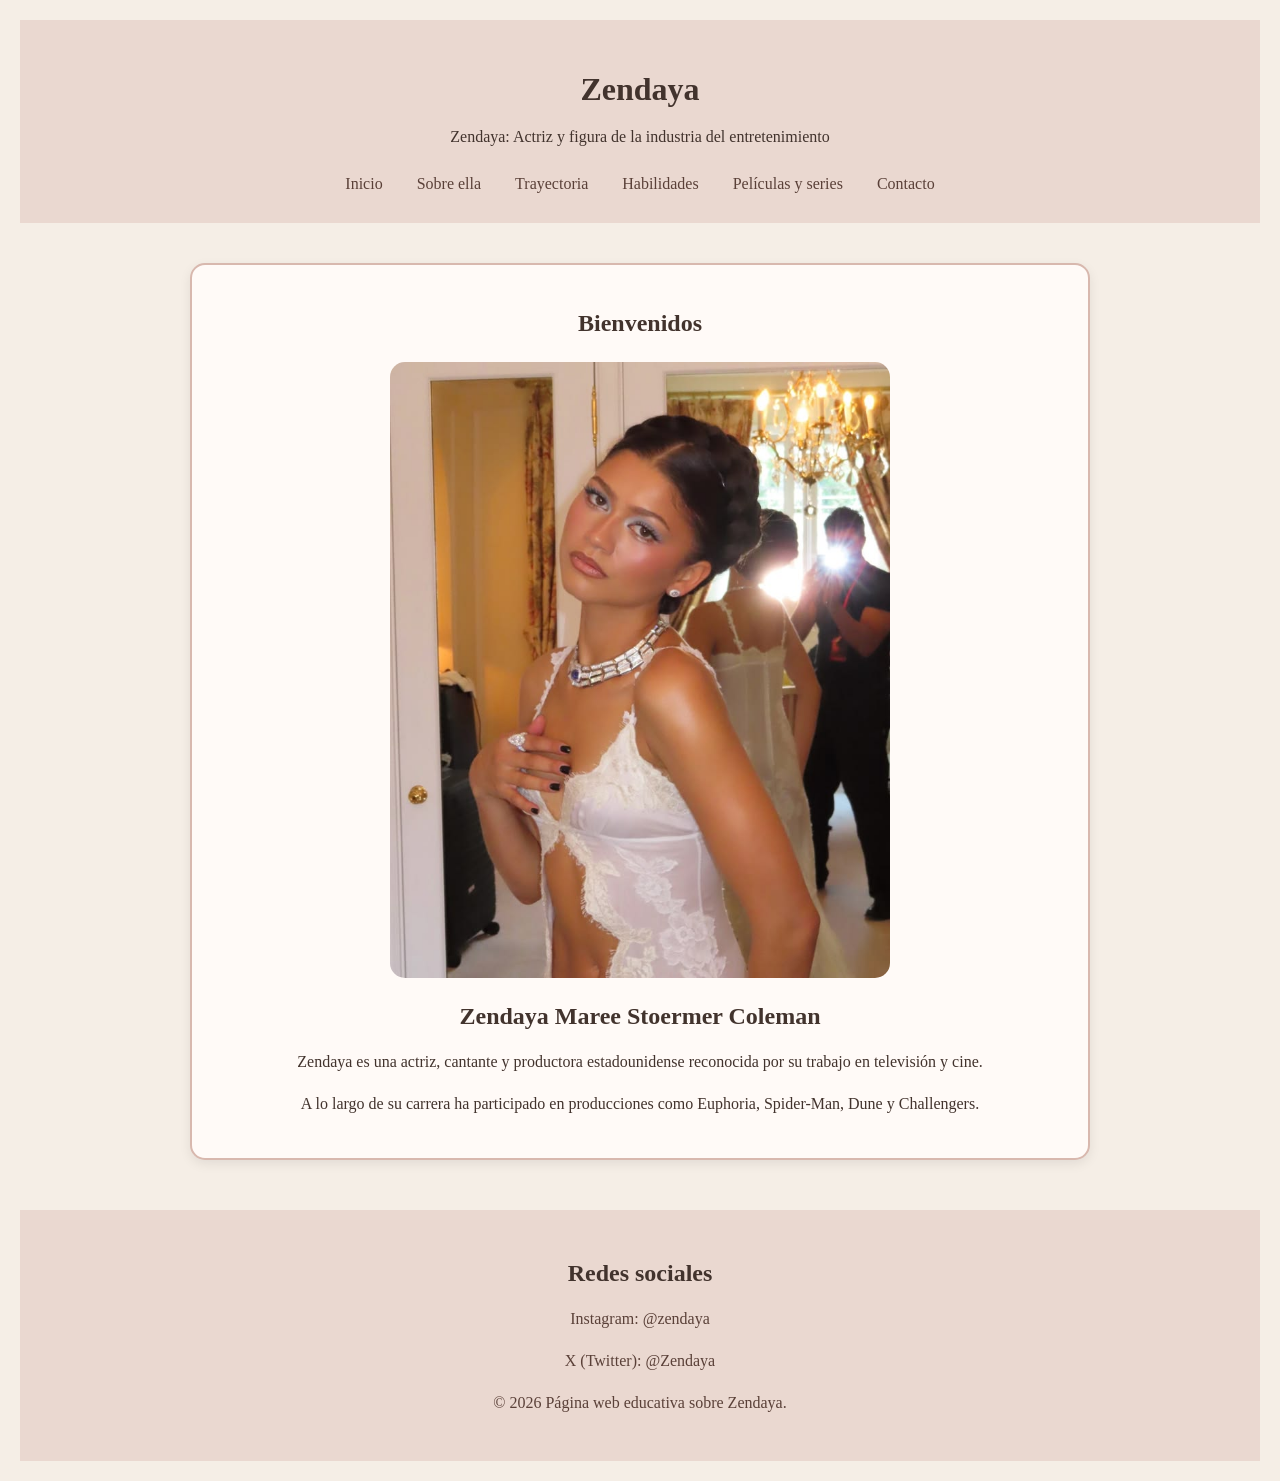
<file: index.html>
<!DOCTYPE html>
<html lang="es">

<head>
    <meta charset="UTF-8">
    <meta name="viewport" content="width=device-width, initial-scale=1.0">

    <title>Zendaya</title>

    <link rel="stylesheet" href="style.css">
</head>

<body>

    <header>

        <h1>Zendaya</h1>

        <p>Zendaya: Actriz y figura de la industria del entretenimiento</p>

        <nav>
            <ul>
                <li><a href="index.html">Inicio</a></li>
                <li><a href="sobre-zendaya.html">Sobre ella</a></li>
                <li><a href="trayectoria.html">Trayectoria</a></li>
                <li><a href="habilidades.html">Habilidades</a></li>
                <li><a href="portafolio.html">Películas y series</a></li>
                <li><a href="contacto.html">Contacto</a></li>
            </ul>
        </nav>

    </header>


    <main>

        <section class="caja">

            <h2>Bienvenidos</h2>

            <img class="foto-zendaya" src="img/zendaya11.jpg" alt="Zendaya">

            <h2>Zendaya Maree Stoermer Coleman</h2>

            <p>
                Zendaya es una actriz, cantante y productora estadounidense
                reconocida por su trabajo en televisión y cine.
            </p>

            <p>
                A lo largo de su carrera ha participado en producciones como
                Euphoria, Spider-Man, Dune y Challengers.
            </p>

        </section>

    </main>

    <footer>
        <h2>Redes sociales</h2>

        <p>Instagram: @zendaya</p>
        <p>X (Twitter): @Zendaya</p>
        <p>© 2026 Página web educativa sobre Zendaya.</p>
        
    </footer>



</html>

    
    
</body>

</html>
</file>
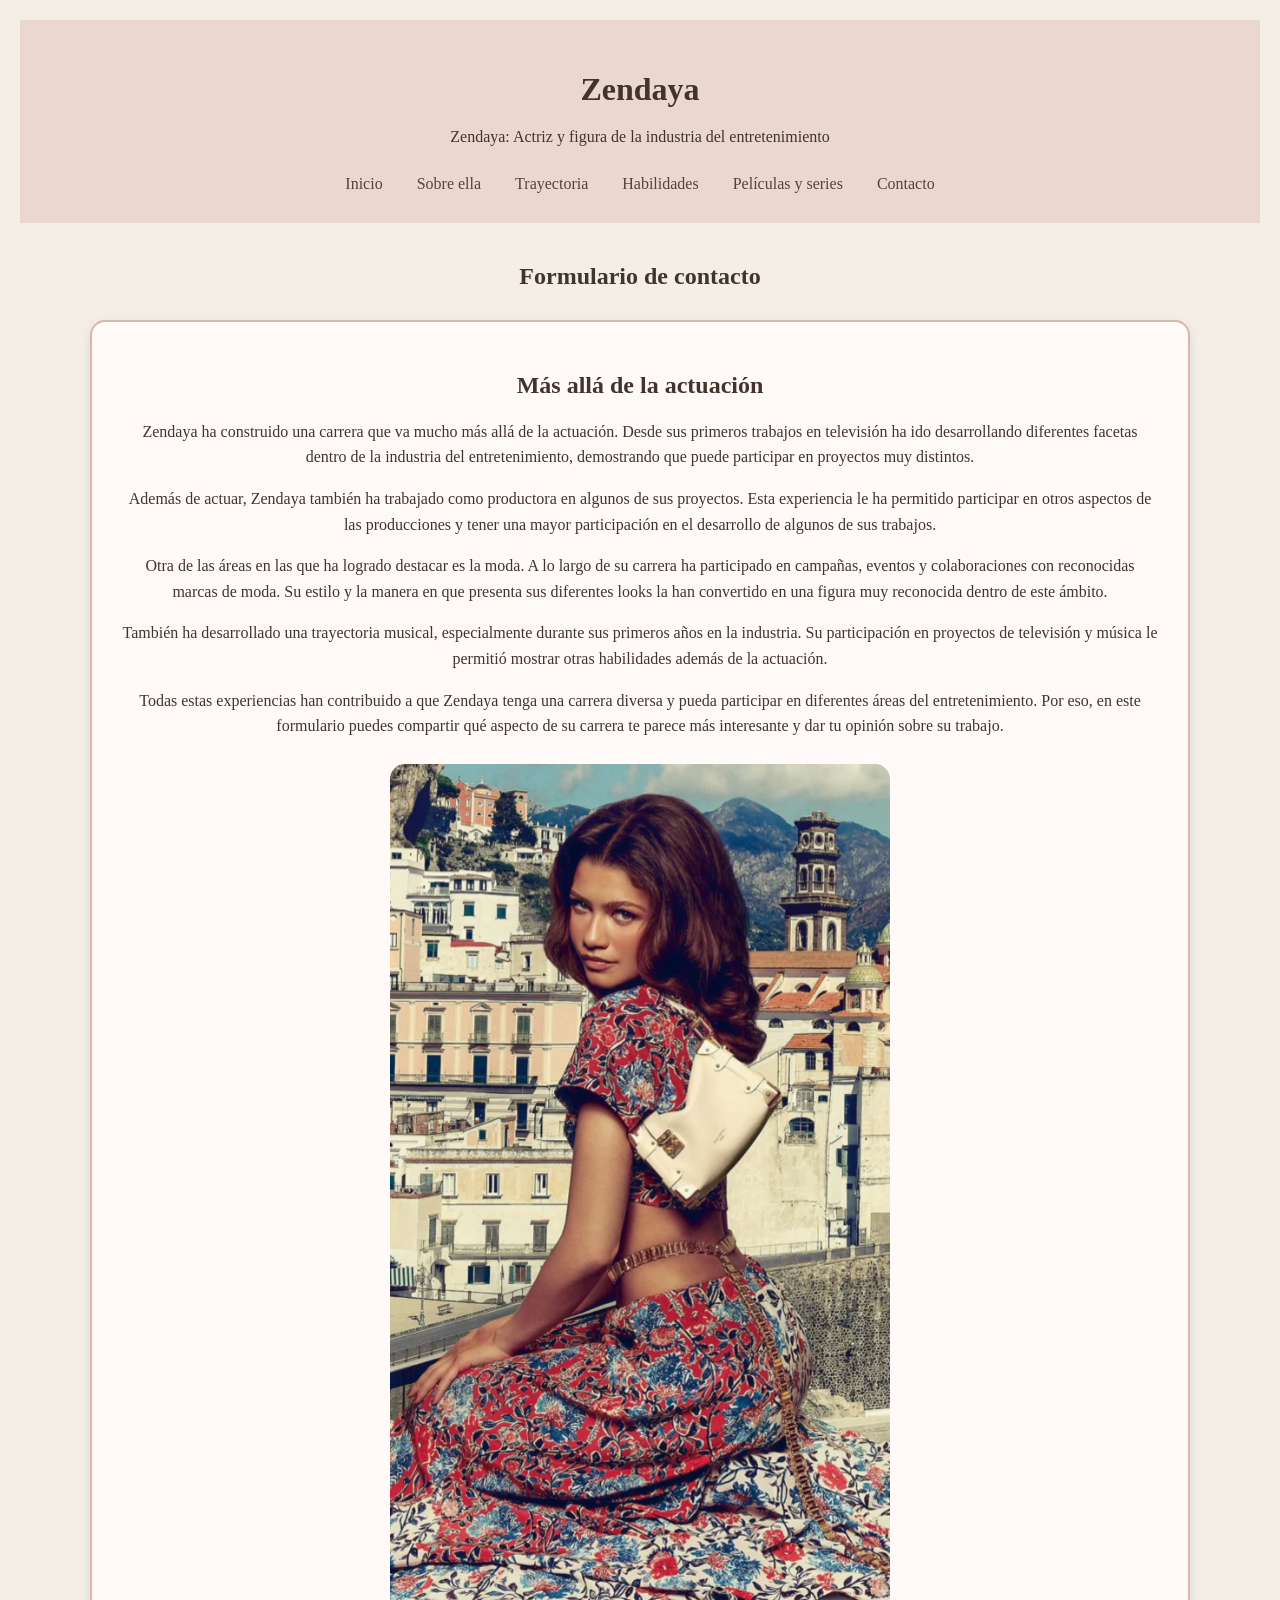
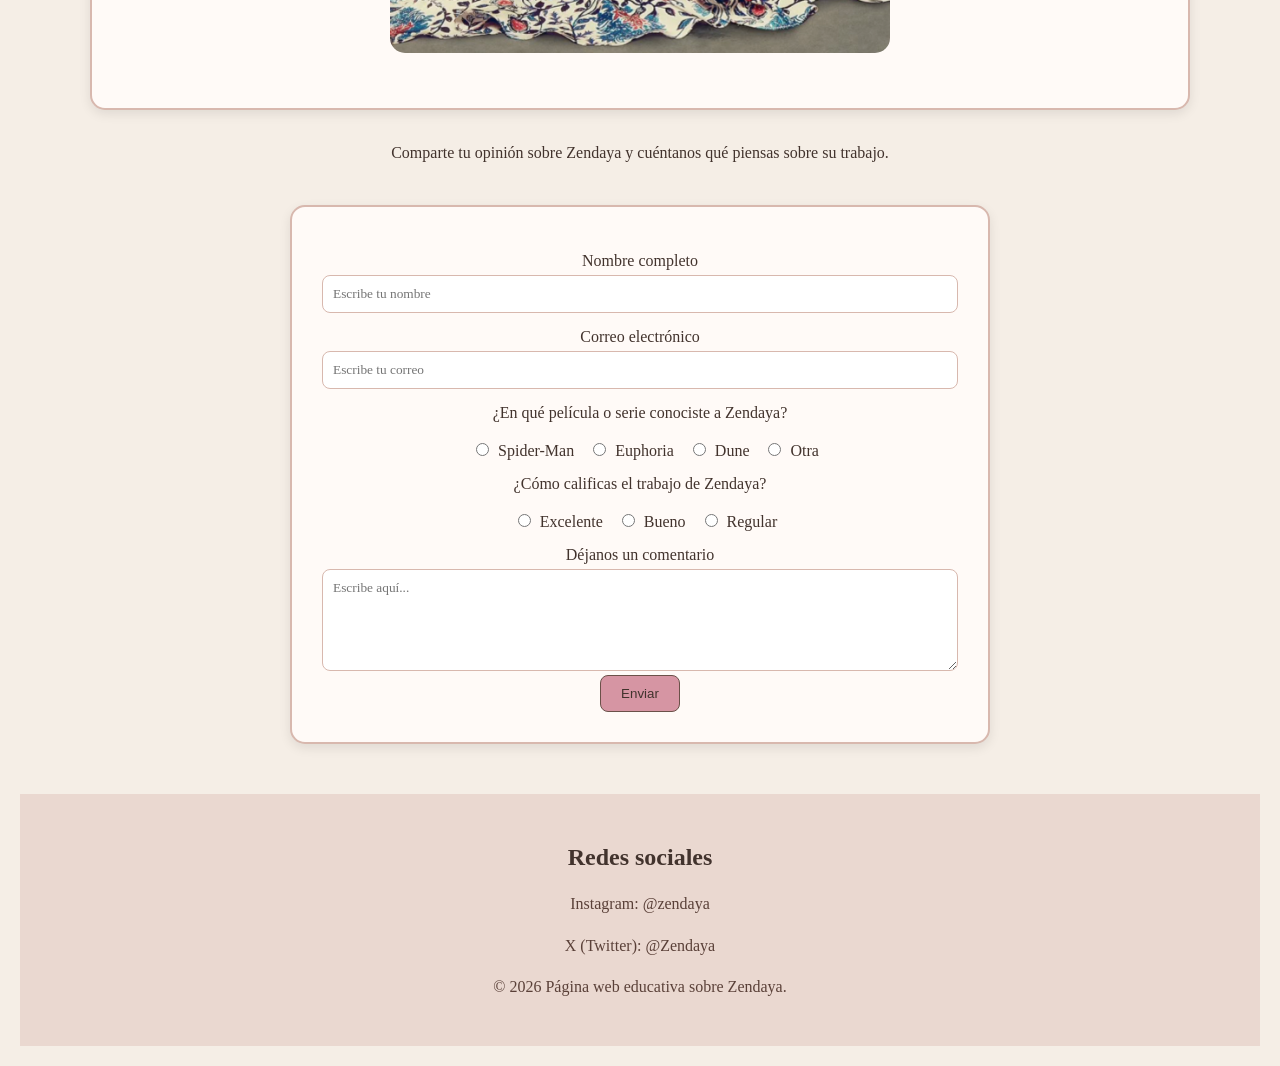
<file: contacto.html>
<!DOCTYPE html>
<html lang="es">

<head>
    <meta charset="UTF-8">
    <meta name="viewport" content="width=device-width, initial-scale=1.0">

    <title>Contacto</title>

    <link rel="stylesheet" href="style.css">
</head>

<body>

    <header>

        <h1>Zendaya</h1>

        <p>Zendaya: Actriz y figura de la industria del entretenimiento</p>

        <nav>
            <ul>
                <li><a href="index.html">Inicio</a></li>
                <li><a href="sobre-zendaya.html">Sobre ella</a></li>
                <li><a href="trayectoria.html">Trayectoria</a></li>
                <li><a href="habilidades.html">Habilidades</a></li>
                <li><a href="portafolio.html">Películas y series</a></li>
                <li><a href="contacto.html">Contacto</a></li>
            </ul>
        </nav>

    </header>


    <main>

        <h2>Formulario de contacto</h2>


        <section>

            <h2>Más allá de la actuación</h2>

            <p>
                Zendaya ha construido una carrera que va mucho más allá de la actuación.
                Desde sus primeros trabajos en televisión ha ido desarrollando diferentes
                facetas dentro de la industria del entretenimiento, demostrando que puede
                participar en proyectos muy distintos.
            </p>

            <p>
                Además de actuar, Zendaya también ha trabajado como productora en algunos
                de sus proyectos. Esta experiencia le ha permitido participar en otros
                aspectos de las producciones y tener una mayor participación en el
                desarrollo de algunos de sus trabajos.
            </p>

            <p>
                Otra de las áreas en las que ha logrado destacar es la moda. A lo largo
                de su carrera ha participado en campañas, eventos y colaboraciones con
                reconocidas marcas de moda. Su estilo y la manera en que presenta sus
                diferentes looks la han convertido en una figura muy reconocida dentro
                de este ámbito.
            </p>

            <p>
                También ha desarrollado una trayectoria musical, especialmente durante
                sus primeros años en la industria. Su participación en proyectos de
                televisión y música le permitió mostrar otras habilidades además de la
                actuación.
            </p>

            <p>
                Todas estas experiencias han contribuido a que Zendaya tenga una carrera
                diversa y pueda participar en diferentes áreas del entretenimiento.
                Por eso, en este formulario puedes compartir qué aspecto de su carrera
                te parece más interesante y dar tu opinión sobre su trabajo.
            </p>

            <img  src="img/zendaya12.png" alt="Zendaya">
            


        </section>

        <p>
            Comparte tu opinión sobre Zendaya y cuéntanos qué piensas sobre su trabajo.
        </p>

        <section class="contacto">

            <form>

                <label for="nombre">Nombre completo</label>
                <input type="text" id="nombre" name="nombre" placeholder="Escribe tu nombre">


                <label for="correo">Correo electrónico</label>
                <input type="email" id="correo" name="correo" placeholder="Escribe tu correo">


                <label>¿En qué película o serie conociste a Zendaya?</label><br>

                <input type="radio" name="pelicula" id="spiderman" value="Spider-Man">
                <label for="spiderman">Spider-Man</label>

                <input type="radio" name="pelicula" id="euphoria" value="Euphoria">
                <label for="euphoria">Euphoria</label>

                <input type="radio" name="pelicula" id="dune" value="Dune">
                <label for="dune">Dune</label>

                <input type="radio" name="pelicula" id="otra" value="Otra">
                <label for="otra">Otra</label>


                <label>¿Cómo calificas el trabajo de Zendaya?</label><br>

                <input type="radio" name="calificacion" id="excelente" value="Excelente">
                <label for="excelente">Excelente</label>

                <input type="radio" name="calificacion" id="bueno" value="Bueno">
                <label for="bueno">Bueno</label>

                <input type="radio" name="calificacion" id="regular" value="Regular">
                <label for="regular">Regular</label>


                <label for="comentario">Déjanos un comentario</label>

                <textarea id="comentario"
                          name="comentario"
                          rows="5"
                          placeholder="Escribe aquí..."></textarea>


                <input type="submit" value="Enviar">

            </form>

        </section>

    </main>


    <footer>

        <h2>Redes sociales</h2>

        <p>Instagram: @zendaya</p>
        <p>X (Twitter): @Zendaya</p>
        <p>© 2026 Página web educativa sobre Zendaya.</p>

    </footer>

</body>

</html>
</file>
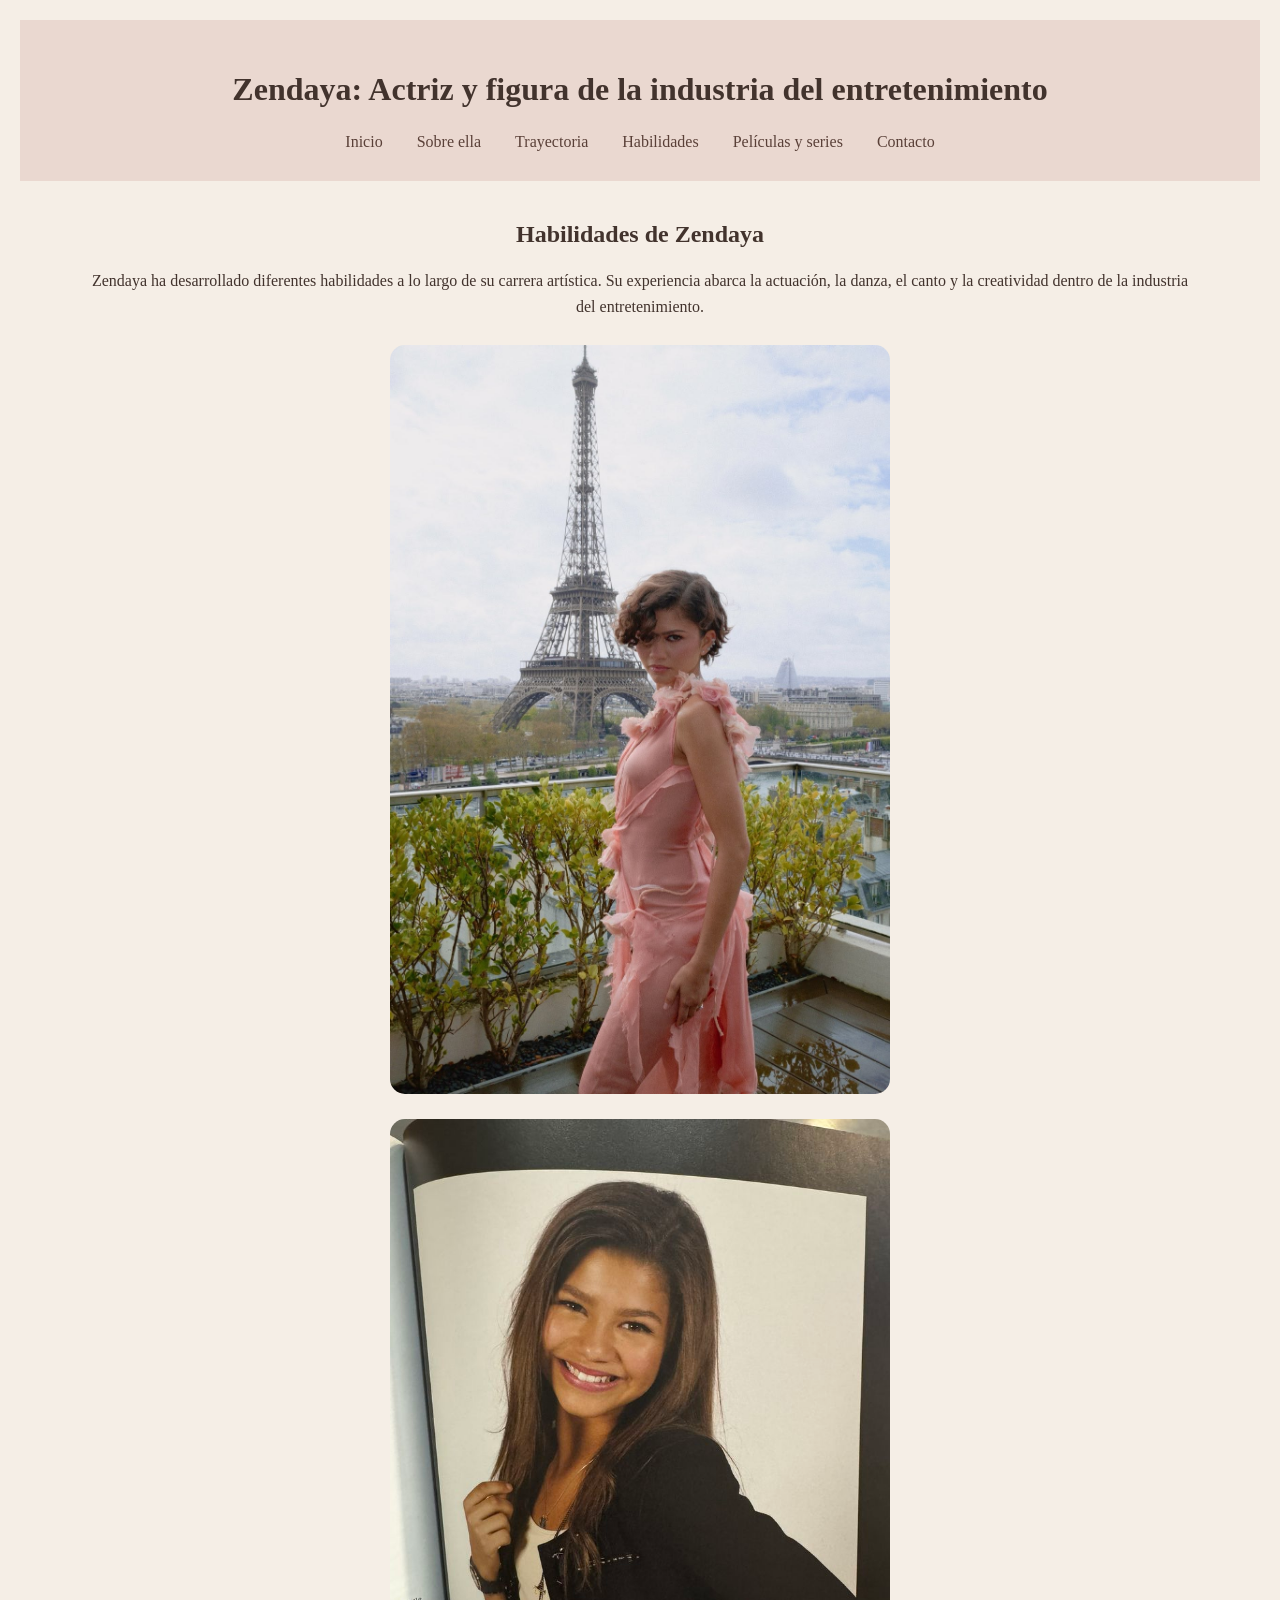
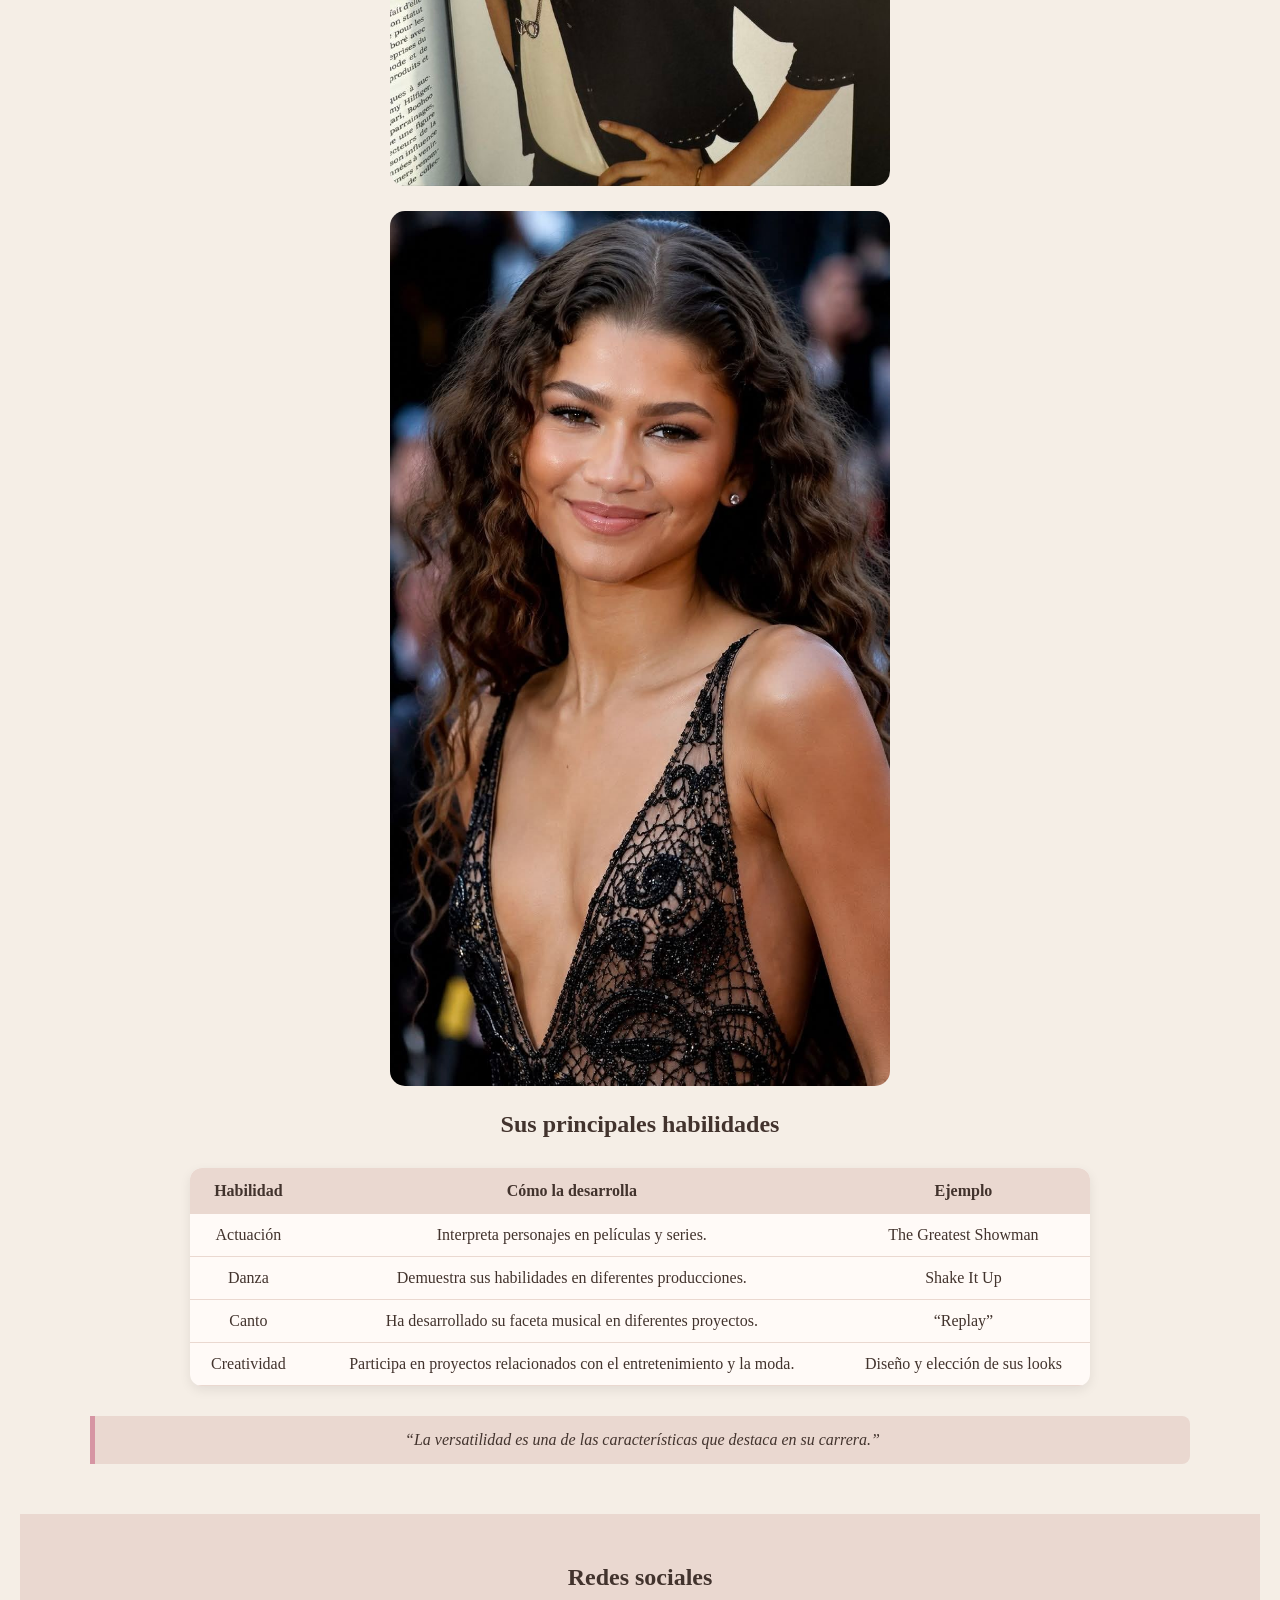
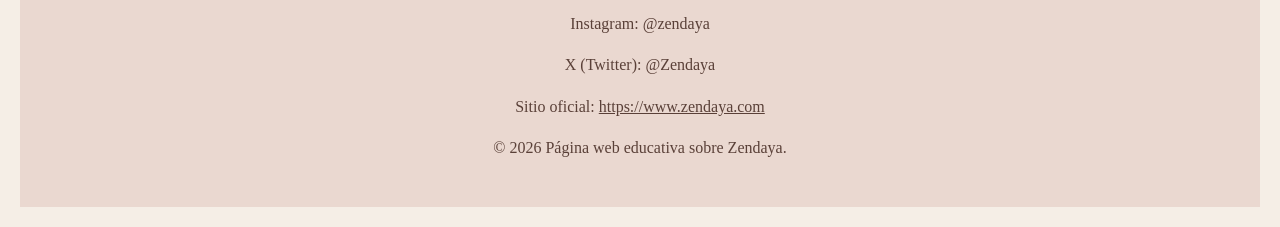
<file: habilidades.html>
<!DOCTYPE html>
<html lang="es">

<head>
    <meta charset="UTF-8">
    <meta name="viewport" content="width=device-width, initial-scale=1.0">
    <title>Habilidades</title>
    <link rel="stylesheet" href="style.css">
</head>

<body>

    <header>
        <h1>Zendaya: Actriz y figura de la industria del entretenimiento</h1>

        <nav>
            <ul>
                <li><a href="index.html">Inicio</a></li>
                <li><a href="sobre-zendaya.html">Sobre ella</a></li>
                <li><a href="trayectoria.html">Trayectoria</a></li>
                <li><a href="habilidades.html">Habilidades</a></li>
                <li><a href="portafolio.html">Películas y series</a></li>
                <li><a href="contacto.html">Contacto</a></li>
            </ul>
        </nav>
    </header>


    <main>

        <h2>Habilidades de Zendaya</h2>

        <p>
            Zendaya ha desarrollado diferentes habilidades a lo largo de su
            carrera artística. Su experiencia abarca la actuación, la danza,
            el canto y la creatividad dentro de la industria del entretenimiento.
        </p>

        <img class="foto-zendaya" src="img/zendaya14.jpg" alt="">
        <img class="foto-zendaya" src="img/zendaya13.jpg" alt="">
        <img class="foto-zendaya" src="img/zendaya15.jpg" alt="">

        <h2>Sus principales habilidades</h2>

        <table>

            <tr>
                <th>Habilidad</th>
                <th>Cómo la desarrolla</th>
                <th>Ejemplo</th>
            </tr>

            <tr>
                <td>Actuación</td>
                <td>Interpreta personajes en películas y series.</td>
                <td>The Greatest Showman</td>
            </tr>

            <tr>
                <td>Danza</td>
                <td>Demuestra sus habilidades en diferentes producciones.</td>
                <td>Shake It Up</td>
            </tr>

            <tr>
                <td>Canto</td>
                <td>Ha desarrollado su faceta musical en diferentes proyectos.</td>
                <td>“Replay”</td>
            </tr>

            <tr>
                <td>Creatividad</td>
                <td>Participa en proyectos relacionados con el entretenimiento y la moda.</td>
                <td>Diseño y elección de sus looks</td>
            </tr>

        </table>


        <blockquote>
            “La versatilidad es una de las características que destaca en su carrera.”
        </blockquote>

    </main>


    <footer>

        <h2>Redes sociales</h2>

        <p>Instagram: @zendaya</p>

        <p>X (Twitter): @Zendaya</p>

        <p>
            Sitio oficial:
            <a href="https://www.zendaya.com">https://www.zendaya.com</a>
        </p>

        <p>© 2026 Página web educativa sobre Zendaya.</p>

    </footer>

</body>

</html>
</file>
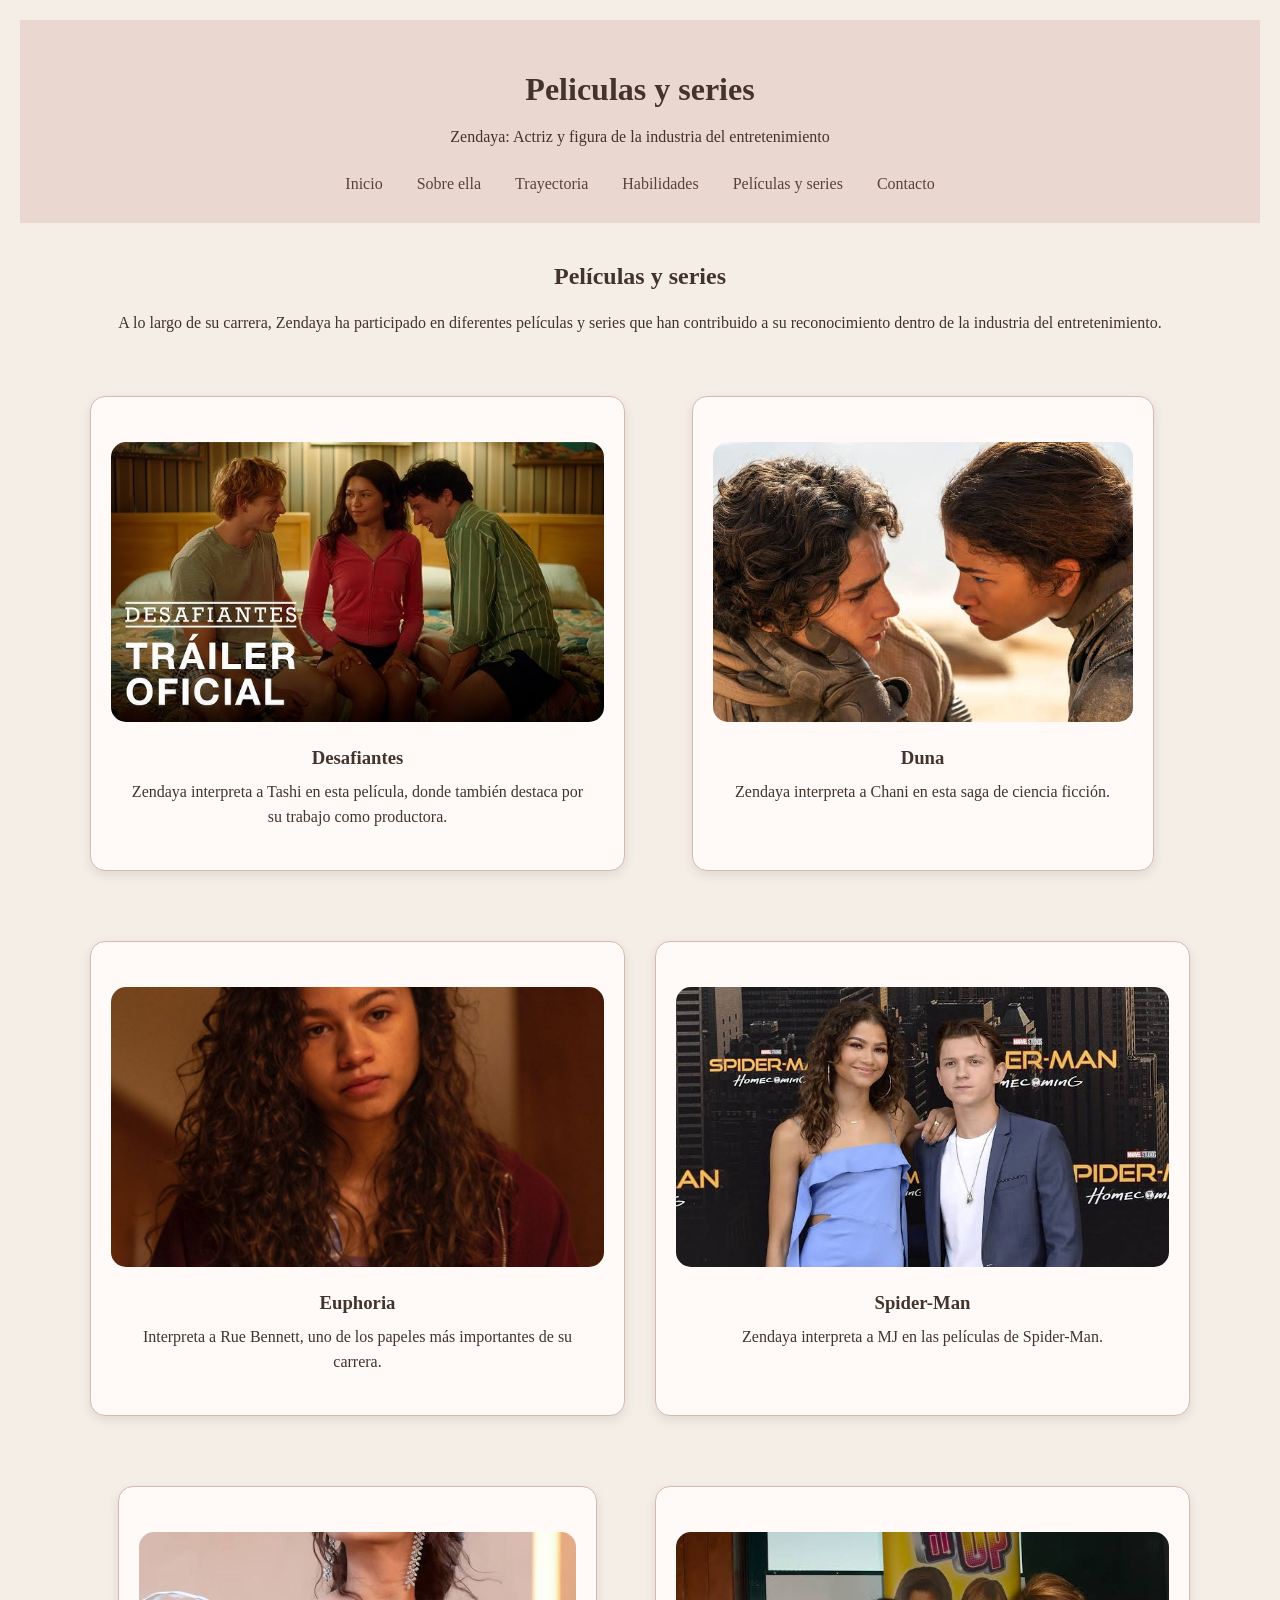
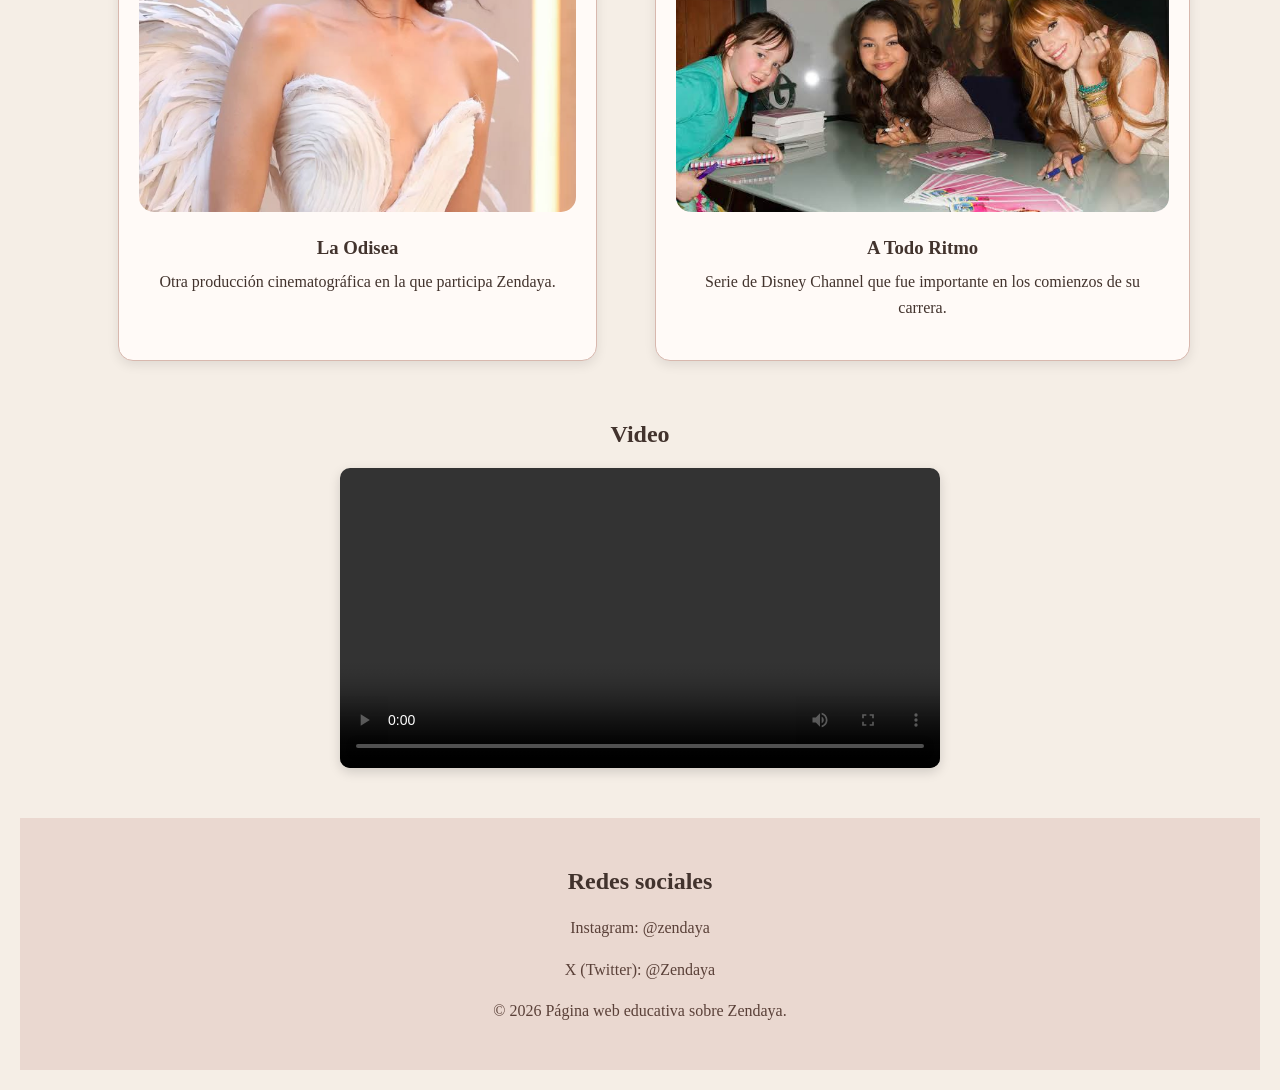
<file: portafolio.html>
<!DOCTYPE html>
<html lang="es">

<head>
    <meta charset="UTF-8">
    <meta name="viewport" content="width=device-width, initial-scale=1.0">

    <title>Portafolio</title>

    <link rel="stylesheet" href="style.css">
</head>

<body>

    <header>

        <h1>Peliculas y series</h1>

        <p>Zendaya: Actriz y figura de la industria del entretenimiento</p>

        <nav>
            <ul>
                <li><a href="index.html">Inicio</a></li>
                <li><a href="sobre-zendaya.html">Sobre ella</a></li>
                <li><a href="trayectoria.html">Trayectoria</a></li>
                <li><a href="habilidades.html">Habilidades</a></li>
                <li><a href="portafolio.html">Películas y series</a></li>
                <li><a href="contacto.html">Contacto</a></li>
            </ul>
        </nav>

    </header>


    <main>

        <h2>Películas y series</h2>

        <p>
            A lo largo de su carrera, Zendaya ha participado en diferentes
            películas y series que han contribuido a su reconocimiento
            dentro de la industria del entretenimiento.
        </p>


        <div class="galeria-peliculas">

            <article class="pelicula">

                <img src="img/zendaya4jpg.jpg" alt="Zendaya en Desafiantes">

                <h3>Desafiantes</h3>

                <p>
                    Zendaya interpreta a Tashi en esta película,
                    donde también destaca por su trabajo como productora.
                </p>

            </article>


            <article class="pelicula">

                <img src="img/zendaya6.jpg" alt="Zendaya en Duna">

                <h3>Duna</h3>

                <p>
                    Zendaya interpreta a Chani en esta saga
                    de ciencia ficción.
                </p>

            </article>


            <article class="pelicula">

                <img src="img/zendaya2.jpg" alt="Zendaya en Euphoria">

                <h3>Euphoria</h3>

                <p>
                    Interpreta a Rue Bennett, uno de los papeles
                    más importantes de su carrera.
                </p>

            </article>


            <article class="pelicula">

                <img src="img/zendaya3.jpg" alt="Zendaya en Spider-Man">

                <h3>Spider-Man</h3>

                <p>
                    Zendaya interpreta a MJ en las películas
                    de Spider-Man.
                </p>

            </article>


            <article class="pelicula">

                <img src="img/zendaya9.jpg" alt="Zendaya en La Odisea">

                <h3>La Odisea</h3>

                <p>
                    Otra producción cinematográfica en la que
                    participa Zendaya.
                </p>

            </article>


            <article class="pelicula">

                <img src="img/zendaya1.jpg" alt="Zendaya en A Todo Ritmo">

                <h3>A Todo Ritmo</h3>

                <p>
                    Serie de Disney Channel que fue importante
                    en los comienzos de su carrera.
                </p>

            </article>

        </div>


        <h2>Video</h2>

        <video src="video/zendaya.mp4" controls width="600"></video>

    </main>


    <footer>

        <h2>Redes sociales</h2>

        <p>Instagram: @zendaya</p>

        <p>X (Twitter): @Zendaya</p>

        <p>© 2026 Página web educativa sobre Zendaya.</p>

    </footer>


</body>

</html>
</file>
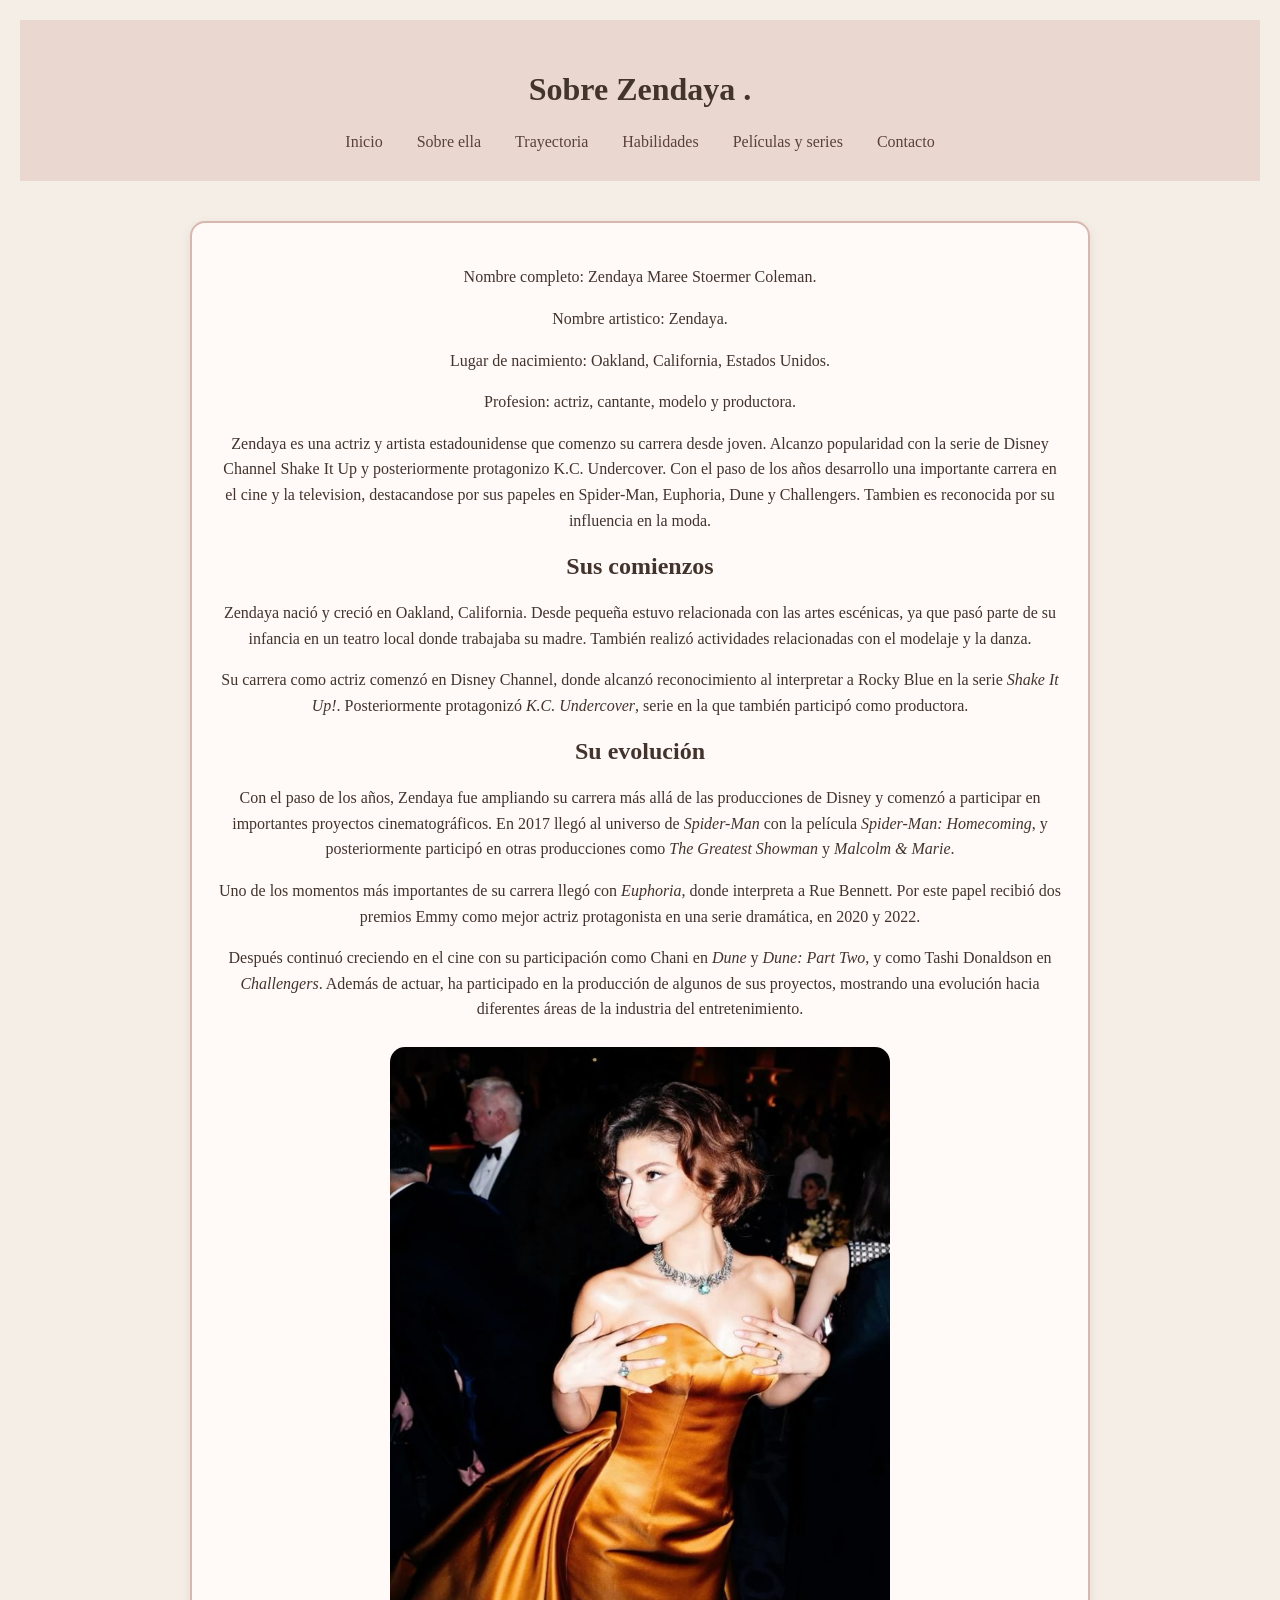
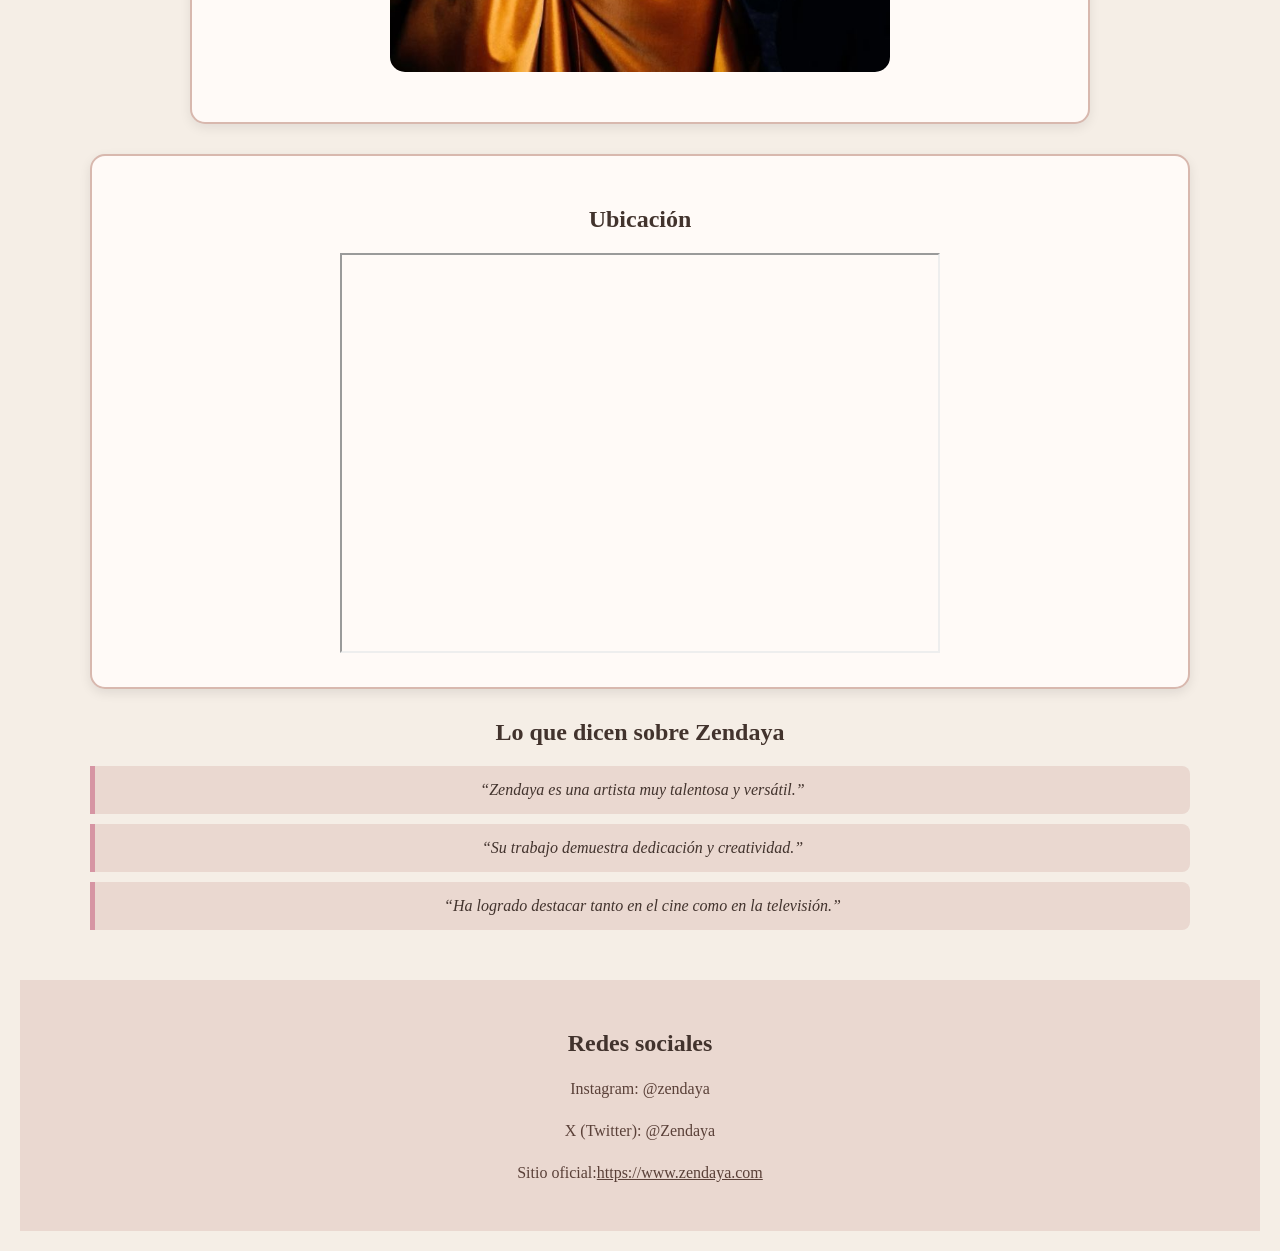
<file: sobre-zendaya.html>
<!DOCTYPE html>
<html lang="es">

<head>
    <meta charset="UTF-8">
    <meta name="viewport" content="width=device-width, initial-scale=1.0">
    <title>Zendaya</title>
    <link rel="stylesheet" href="style.css">
</head>

<body>

    <header>

        <h1>Sobre Zendaya .</h1>

         <nav>
            <ul>
                <li><a href="index.html">Inicio</a></li>
                <li><a href="sobre-zendaya.html">Sobre ella</a></li>
                <li><a href="trayectoria.html">Trayectoria</a></li>
                <li><a href="habilidades.html">Habilidades</a></li>
                <li><a href="portafolio.html">Películas y series</a></li>
                <li><a href="contacto.html">Contacto</a></li>
            </ul>
        </nav>

    </header>

    <main>
    
        <section class="caja">
    
            <p>Nombre completo: Zendaya Maree Stoermer Coleman.</p>
    
            <p>Nombre artistico: Zendaya.</p>
    
            <p>Lugar de nacimiento: Oakland, California, Estados Unidos.</p>
    
            <p>Profesion: actriz, cantante, modelo y productora.</p>
    
            <p>
                Zendaya es una actriz y artista estadounidense que comenzo su carrera desde joven.
                Alcanzo popularidad con la serie de Disney Channel Shake It Up y posteriormente
                protagonizo K.C. Undercover. Con el paso de los años desarrollo una importante
                carrera en el cine y la television, destacandose por sus papeles en Spider-Man,
                Euphoria, Dune y Challengers. Tambien es reconocida por su influencia en la moda.
            </p>
    
            <h2>Sus comienzos</h2>
    
            <p>
                Zendaya nació y creció en Oakland, California. Desde pequeña estuvo
                relacionada con las artes escénicas, ya que pasó parte de su infancia
                en un teatro local donde trabajaba su madre. También realizó actividades
                relacionadas con el modelaje y la danza.
            </p>
    
            <p>
                Su carrera como actriz comenzó en Disney Channel, donde alcanzó
                reconocimiento al interpretar a Rocky Blue en la serie
                <em>Shake It Up!</em>. Posteriormente protagonizó
                <em>K.C. Undercover</em>, serie en la que también participó como
                productora.
    
            </p>
    
            <h2>Su evolución</h2>
    
            <p>
                Con el paso de los años, Zendaya fue ampliando su carrera más allá de
                las producciones de Disney y comenzó a participar en importantes
                proyectos cinematográficos. En 2017 llegó al universo de
                <em>Spider-Man</em> con la película <em>Spider-Man: Homecoming</em>,
                y posteriormente participó en otras producciones como
                <em>The Greatest Showman</em> y <em>Malcolm & Marie</em>.
    
            </p>
    
            <p>
                Uno de los momentos más importantes de su carrera llegó con
                <em>Euphoria</em>, donde interpreta a Rue Bennett. Por este papel recibió
                dos premios Emmy como mejor actriz protagonista en una serie dramática,
                en 2020 y 2022.
            </p>
    
            <p>
                Después continuó creciendo en el cine con su participación como Chani
                en <em>Dune</em> y <em>Dune: Part Two</em>, y como Tashi Donaldson en
                <em>Challengers</em>. Además de actuar, ha participado en la producción
                de algunos de sus proyectos, mostrando una evolución hacia diferentes
                áreas de la industria del entretenimiento.
    
            </p>
    
    
            <img class="foto-zendaya"  src="img/zendaya10.jpg" alt="Zendaya, actriz estadounidense">
    
        </section>
        
        <section>
            <h2>Ubicación</h2>
        
            <iframe src="https://www.google.com/maps?q=Oakland,California&output=embed" width="600" height="400">
            </iframe>
        </section>

  

        <h2>Lo que dicen sobre Zendaya</h2>

        <blockquote>
            “Zendaya es una artista muy talentosa y versátil.”
        </blockquote>

        <blockquote>
            “Su trabajo demuestra dedicación y creatividad.”
        </blockquote>

        <blockquote>
            “Ha logrado destacar tanto en el cine como en la televisión.”
        </blockquote>


    
    
    </main>

    <footer>
        <h2>Redes sociales</h2>

        <p>Instagram: @zendaya</p>
        <p>X (Twitter): @Zendaya</p>
        <p>Sitio oficial:<a href="https://www.zendaya.com">https://www.zendaya.com</a></p>

    </footer>

</body>

</html>
</file>
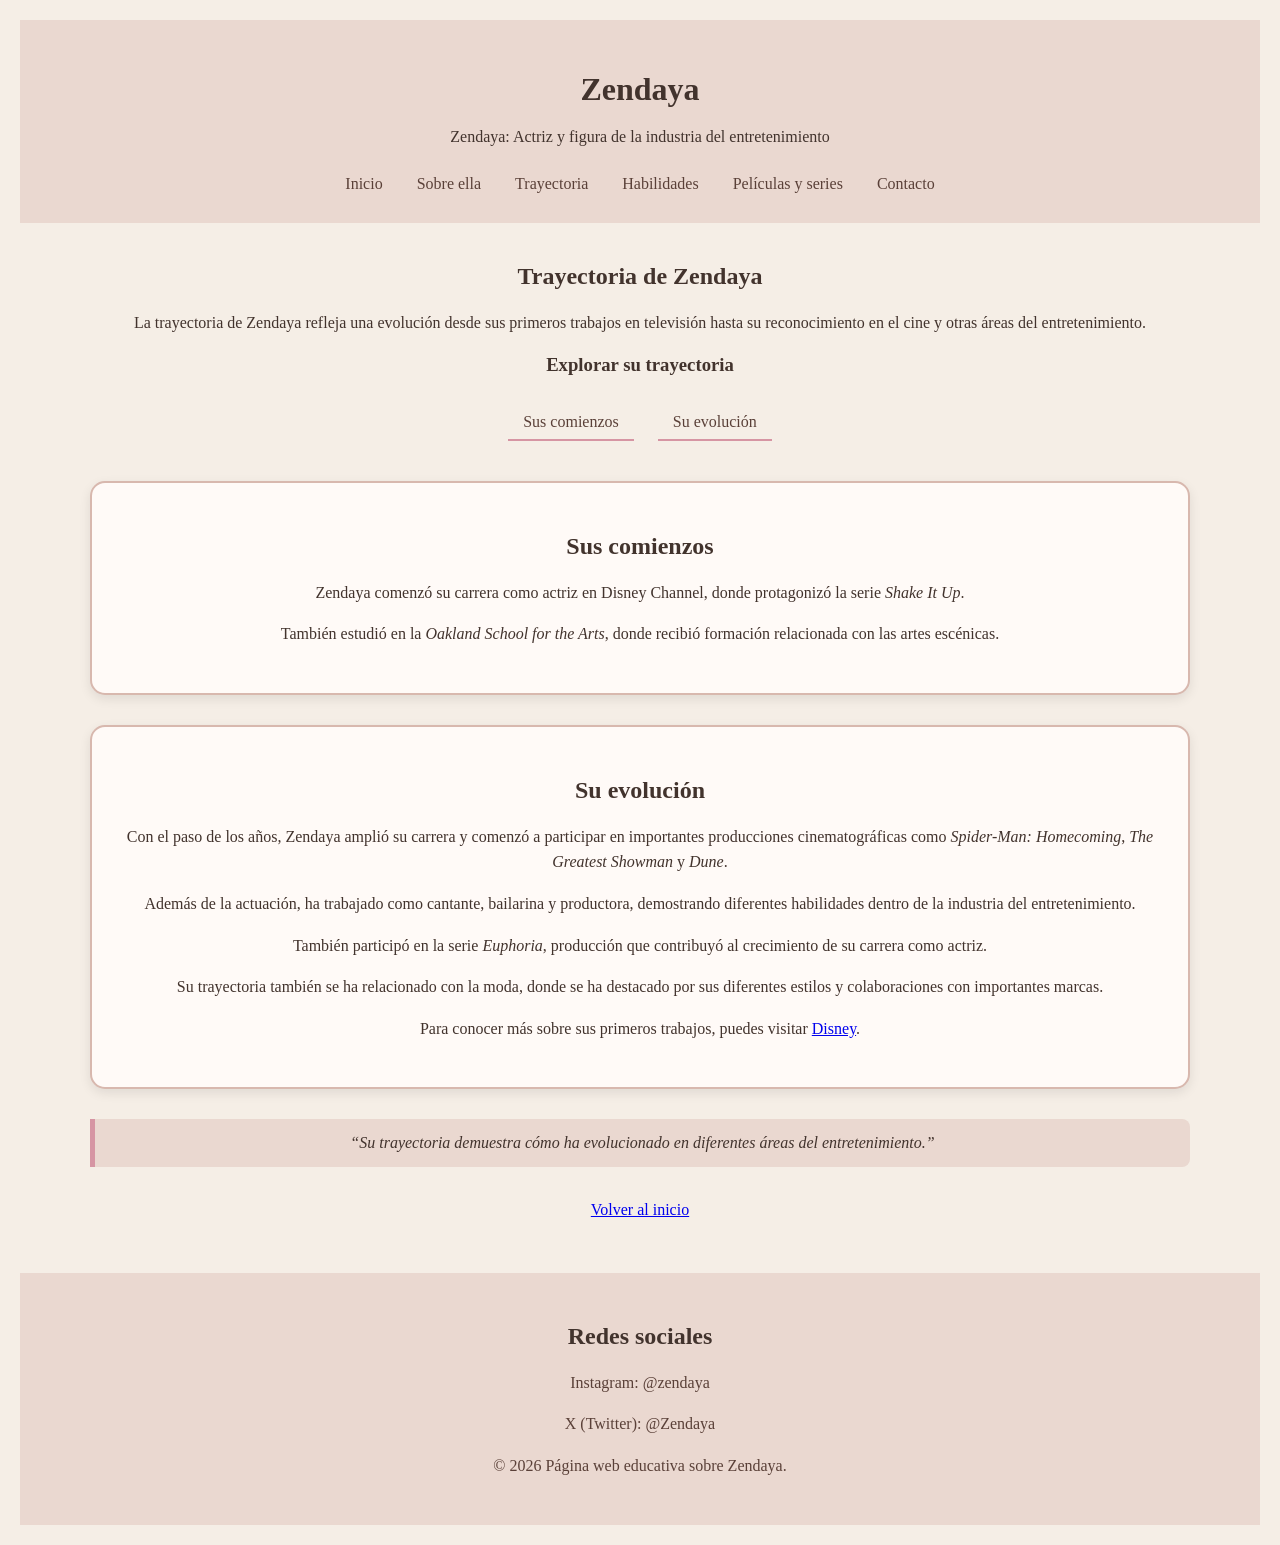
<file: trayectoria.html>
<!DOCTYPE html>
<html lang="es">

<head>
    <meta charset="UTF-8">
    <meta name="viewport" content="width=device-width, initial-scale=1.0">
    <title>Experiencia y educación</title>

    <link rel="stylesheet" href="style.css">
</head>

<body id="inicio">

    <header>

        <h1>Zendaya</h1>

        <p>Zendaya: Actriz y figura de la industria del entretenimiento</p>

        <nav>
            <ul>
                <li><a href="index.html">Inicio</a></li>
                <li><a href="sobre-zendaya.html">Sobre ella</a></li>
                <li><a href="trayectoria.html">Trayectoria</a></li>
                <li><a href="habilidades.html">Habilidades</a></li>
                <li><a href="portafolio.html">Películas y series</a></li>
                <li><a href="contacto.html">Contacto</a></li>
            </ul>
        </nav>

    </header>


    <main>

        <h2>Trayectoria de Zendaya</h2>

        <p>
            La trayectoria de Zendaya refleja una evolución desde sus primeros
            trabajos en televisión hasta su reconocimiento en el cine y otras
            áreas del entretenimiento.
        </p>


        <div class="enlaces-trayectoria">

            <h3>Explorar su trayectoria</h3>

            <a href="#comienzos">Sus comienzos</a>

            <a href="#evolucion">Su evolución</a>

        </div>


        <section id="comienzos">

            <h2>Sus comienzos</h2>

            <p>
                Zendaya comenzó su carrera como actriz en Disney Channel,
                donde protagonizó la serie <em>Shake It Up</em>.
            </p>

            <p>
                También estudió en la
                <em>Oakland School for the Arts</em>, donde recibió
                formación relacionada con las artes escénicas.
            </p>

        </section>


        <section id="evolucion">

            <h2>Su evolución</h2>

            <p>
                Con el paso de los años, Zendaya amplió su carrera y comenzó
                a participar en importantes producciones cinematográficas como
                <em>Spider-Man: Homecoming</em>, <em>The Greatest Showman</em>
                y <em>Dune</em>.
            </p>

            <p>
                Además de la actuación, ha trabajado como cantante, bailarina
                y productora, demostrando diferentes habilidades dentro de la
                industria del entretenimiento.
            </p>

            <p>
                También participó en la serie <em>Euphoria</em>, producción
                que contribuyó al crecimiento de su carrera como actriz.
            </p>

            <p>
                Su trayectoria también se ha relacionado con la moda, donde
                se ha destacado por sus diferentes estilos y colaboraciones
                con importantes marcas.
            </p>

            <p>
                Para conocer más sobre sus primeros trabajos, puedes visitar
                <a href="https://www.disney.com/" target="_blank">Disney</a>.
            </p>

        </section>


        <blockquote>
            “Su trayectoria demuestra cómo ha evolucionado en diferentes
            áreas del entretenimiento.”
        </blockquote>


        <p class="volver-inicio">
            <a href="#inicio">Volver al inicio</a>
        </p>

    </main>


    <footer>

        <h2>Redes sociales</h2>

        <p>Instagram: @zendaya</p>
        <p>X (Twitter): @Zendaya</p>
        <p>© 2026 Página web educativa sobre Zendaya.</p>

    </footer>

</body>

</html>
</file>
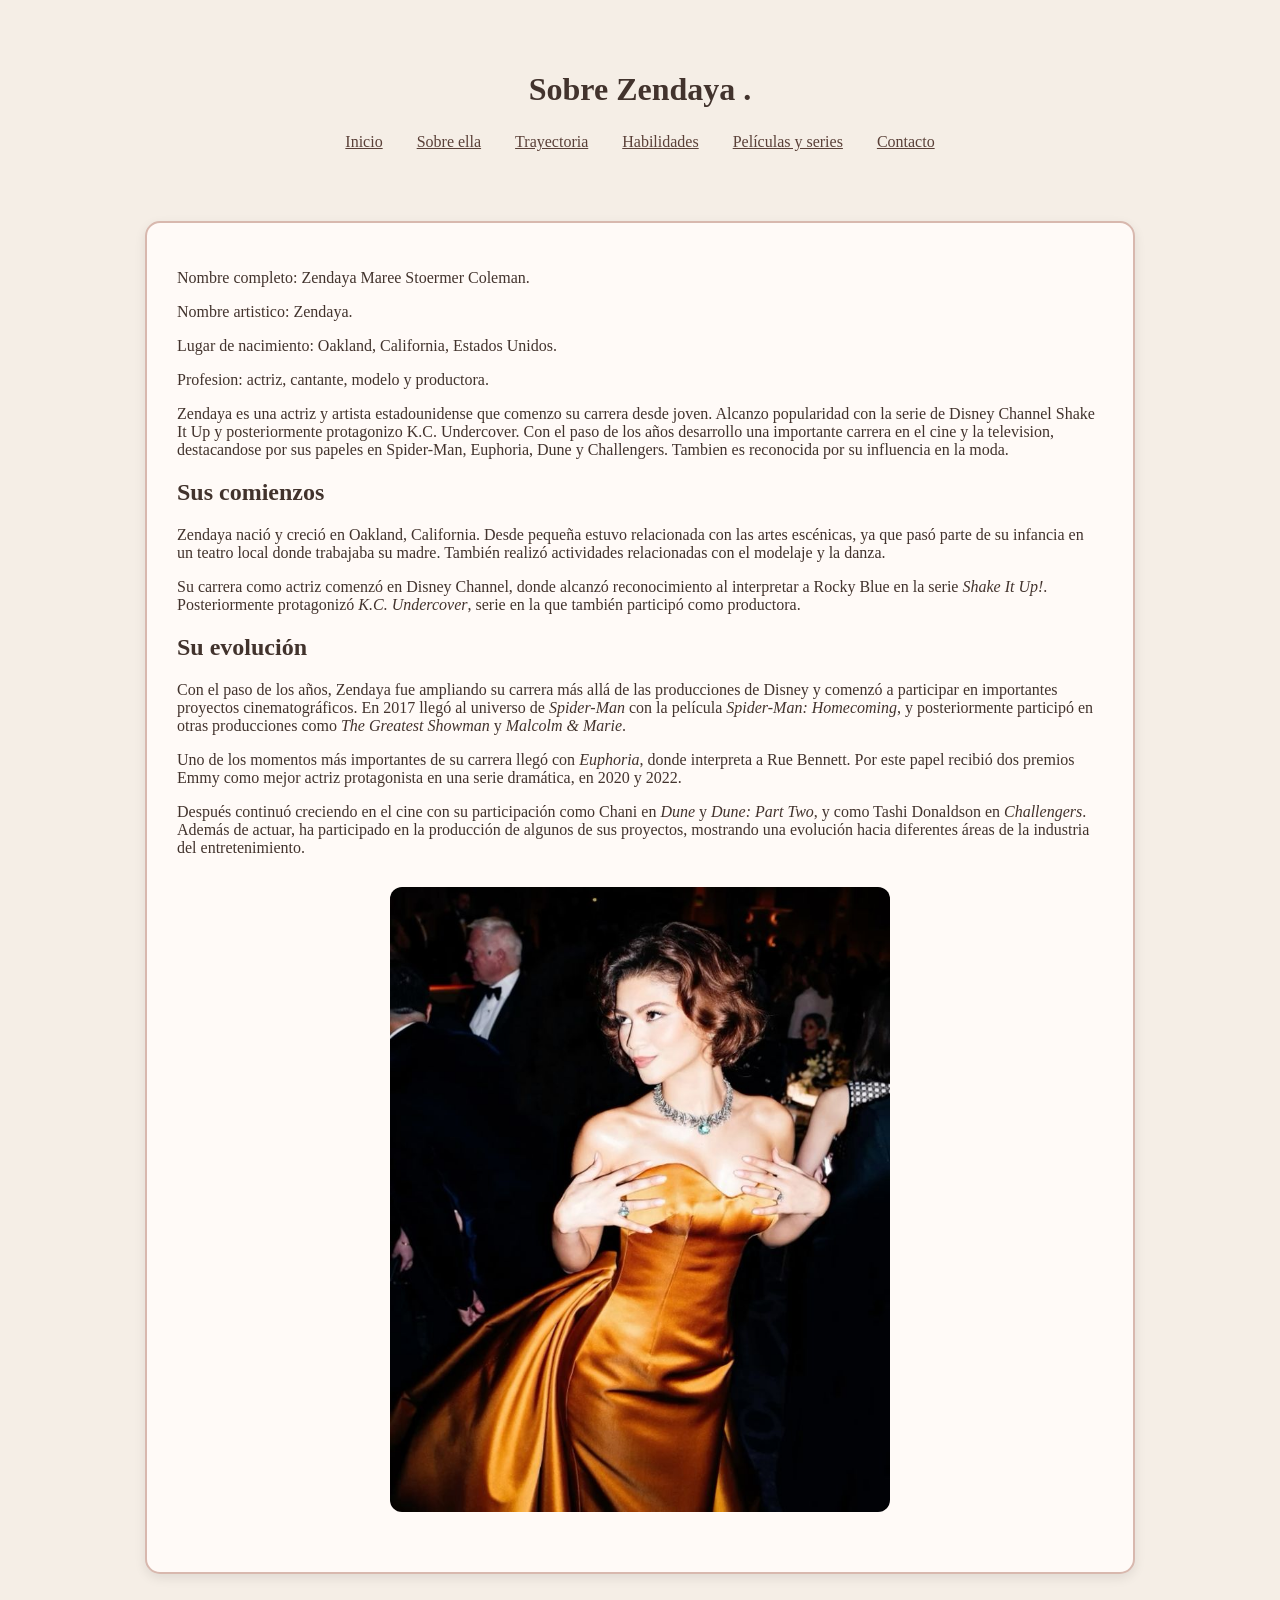
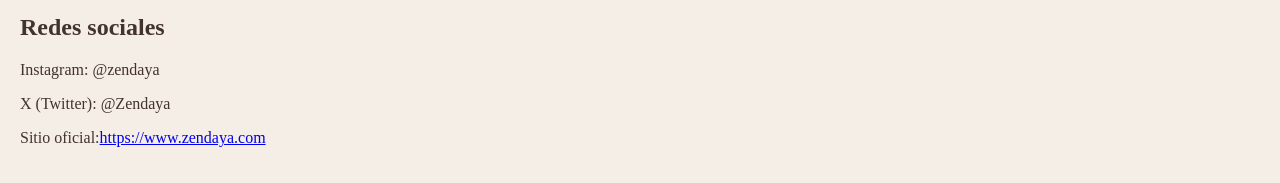
<file: practica TDS/sobre-zendaya.html>
<!DOCTYPE html>
<html lang="es">

<head>
    <meta charset="UTF-8">
    <meta name="viewport" content="width=device-width, initial-scale=1.0">
    <title>Zendaya</title>
    <link rel="stylesheet" href="style.css">
</head>

<body>

    <header>

        <h1>Sobre Zendaya .</h1>

         <nav>
            <ul>
                <li><a href="index.html">Inicio</a></li>
                <li><a href="sobre-zendaya.html">Sobre ella</a></li>
                <li><a href="trayectoria.html">Trayectoria</a></li>
                <li><a href="habilidades.html">Habilidades</a></li>
                <li><a href="portafolio.html">Películas y series</a></li>
                <li><a href="contacto.html">Contacto</a></li>
            </ul>
        </nav>

    </header>

    <main>
    
        <section class="biografia">
    
            <p>Nombre completo: Zendaya Maree Stoermer Coleman.</p>
    
            <p>Nombre artistico: Zendaya.</p>
    
            <p>Lugar de nacimiento: Oakland, California, Estados Unidos.</p>
    
            <p>Profesion: actriz, cantante, modelo y productora.</p>
    
            <p>
                Zendaya es una actriz y artista estadounidense que comenzo su carrera desde joven.
                Alcanzo popularidad con la serie de Disney Channel Shake It Up y posteriormente
                protagonizo K.C. Undercover. Con el paso de los años desarrollo una importante
                carrera en el cine y la television, destacandose por sus papeles en Spider-Man,
                Euphoria, Dune y Challengers. Tambien es reconocida por su influencia en la moda.
            </p>
    
            <h2>Sus comienzos</h2>
    
            <p>
                Zendaya nació y creció en Oakland, California. Desde pequeña estuvo
                relacionada con las artes escénicas, ya que pasó parte de su infancia
                en un teatro local donde trabajaba su madre. También realizó actividades
                relacionadas con el modelaje y la danza.
            </p>
    
            <p>
                Su carrera como actriz comenzó en Disney Channel, donde alcanzó
                reconocimiento al interpretar a Rocky Blue en la serie
                <em>Shake It Up!</em>. Posteriormente protagonizó
                <em>K.C. Undercover</em>, serie en la que también participó como
                productora.
    
            </p>
    
            <h2>Su evolución</h2>
    
            <p>
                Con el paso de los años, Zendaya fue ampliando su carrera más allá de
                las producciones de Disney y comenzó a participar en importantes
                proyectos cinematográficos. En 2017 llegó al universo de
                <em>Spider-Man</em> con la película <em>Spider-Man: Homecoming</em>,
                y posteriormente participó en otras producciones como
                <em>The Greatest Showman</em> y <em>Malcolm & Marie</em>.
    
            </p>
    
            <p>
                Uno de los momentos más importantes de su carrera llegó con
                <em>Euphoria</em>, donde interpreta a Rue Bennett. Por este papel recibió
                dos premios Emmy como mejor actriz protagonista en una serie dramática,
                en 2020 y 2022.
            </p>
    
            <p>
                Después continuó creciendo en el cine con su participación como Chani
                en <em>Dune</em> y <em>Dune: Part Two</em>, y como Tashi Donaldson en
                <em>Challengers</em>. Además de actuar, ha participado en la producción
                de algunos de sus proyectos, mostrando una evolución hacia diferentes
                áreas de la industria del entretenimiento.
    
            </p>
    
    
            <img class="foto-zendaya"  src="img/zendaya10.jpg" alt="Zendaya, actriz estadounidense">
    
        </section>
    
    
    
    
    </main>

    <footer>
        <h2>Redes sociales</h2>

        <p>Instagram: @zendaya</p>
        <p>X (Twitter): @Zendaya</p>
        <p>Sitio oficial:<a href="https://www.zendaya.com">https://www.zendaya.com</a></p>

    </footer>

</body>

</html>
</file>
<file: style.css>
/* VARIABLES DE COLORES */

:root {
    --fondo: #f5eee6;
    --rosa: #ead8d0;
    --rosa-fuerte: #d695a3;
    --texto: #42332d;
    --texto-menu: #5a4038;
    --blanco: #fffaf7;
    --borde: #d8b8ae;
}


/* ESTILOS GENERALES */

* {
    box-sizing: border-box;
}

body {
    font-family: 'Playfair Display', serif;
    margin: 0;
    padding: 20px;
    background-color: var(--fondo);
    color: var(--texto);
}

main {
    width: 90%;
    max-width: 1100px;
    margin: 40px auto;
    text-align: center;
}


/* ENCABEZADO */

header {
    background-color: var(--rosa);
    padding: 30px;
    text-align: center;
}

header h1 {
    margin-bottom: 10px;
}


/* MENÚ DE NAVEGACIÓN*/

nav {
    margin-top: 25px;
}

nav ul {
    list-style: none;
    padding: 0;
    margin: 0;
}

nav li {
    display: inline-block;
}

nav a {
    color: var(--texto-menu);
    text-decoration: none;
    padding: 10px 15px;
    border-radius: 8px;
    transition: 0.3s;
}

nav a:hover {
    background-color: var(--rosa-fuerte);
    color: white;
}


/* TÍTULOS */

h1 {
    color: var(--texto);
}

h2,
h3 {
    color: var(--texto);
}


/* SECCIONES GENERALES */

section {
    background-color: var(--blanco);
    padding: 30px;
    margin: 30px auto;
    border: 2px solid var(--borde);
    border-radius: 15px;
    box-shadow: 0 4px 12px rgba(0, 0, 0, 0.09);
}


/* CAJA GENERAL*/

.caja {
    background-color: var(--blanco);
    border: 2px solid var(--borde);
    border-radius: 15px;
    padding: 25px;
    margin: 30px auto;
    max-width: 900px;
    box-shadow: 0 4px 12px rgba(0, 0, 0, 0.08);
}


/* BIOGRAFÍA */

.biografia {
    background-color: var(--blanco);
    width: 90%;
    margin: 30px auto;
    padding: 30px;
    border: 2px solid var(--borde);
    border-radius: 15px;
    box-shadow: 0 4px 12px rgba(0, 0, 0, 0.09);
}


/* IMÁGENES */

img {
    width: 500px;
    max-width: 100%;
    height: auto;
    border-radius: 15px;
    display: block;
    margin: 25px auto;
}



.foto-zendaya:hover {
    transform: scale(1.03);
}

/* PELÍCULAS Y SERIES */

.galeria-peliculas {
    display: grid;
    grid-template-columns: repeat(2, 1fr);
    gap: 30px;
    margin: 40px 0;
}

.pelicula {
    background-color: var(--blanco);
    border-radius: 15px;
    overflow: hidden;
    box-shadow: 0 4px 12px rgba(0, 0, 0, 0.09);
    transition: 0.3s;
}


.pelicula:hover {
    transform: translateY(-8px);
    box-shadow: 0 10px 25px rgba(0, 0, 0, 0.15);
}


.pelicula img {
    width: 100%;
    height: 280px;
    object-fit: cover;
    display: block;
}

.pelicula h3 {
    margin: 20px 20px 10px;
}

.pelicula p {
    margin: 0 20px 20px;
}
/* TABLAS */

table {
    width: 100%;
    max-width: 900px;
    margin: 30px auto;
    border-collapse: collapse;
    background-color: var(--blanco);
    border-radius: 12px;
    overflow: hidden;
    box-shadow: 0 4px 12px rgba(0, 0, 0, 0.08);
}

th {
    background-color: var(--rosa);
    color: var(--texto);
    font-weight: bold;
    padding: 14px;
}

td {
    padding: 12px 15px;
    text-align: center;
    border-bottom: 1px solid var(--rosa);
}

tbody tr:hover {
    background-color: var(--rosa-fuerte);
}




/* FORMULARIO DE CONTACTO */



.contacto {
    max-width: 700px;
    margin: 40px auto;
    padding: 30px;
    background-color: var(--blanco);
    border: 2px solid var(--borde);
    border-radius: 15px;
    box-shadow: 0 4px 12px rgba(0, 0, 0, 0.09);
}

.contacto label {
    display: block;
    margin-top: 15px;
}

.contacto input[type="text"],
.contacto input[type="email"],
.contacto textarea {
    width: 100%;
    padding: 10px;
    margin-top: 5px;
    border: 1px solid var(--borde);
    border-radius: 8px;
    font-family: inherit;
}

.contacto textarea {
    resize: vertical;
}


/* OPCIONES DE PELÍCULA */

.contacto input[type="radio"] {
    margin-left: 15px;
    margin-right: 5px;
}

.contacto input[type="radio"] + label {
    display: inline;
    margin-top: 0;
}


/* BOTÓN */

.contacto input[type="submit"] {
    width: auto;
    background-color: var(--rosa-fuerte);
    color: var(--texto);
    border: 1px solid #6b5149;
    border-radius: 8px;
    padding: 10px 20px;
    cursor: pointer;
    transition: 0.3s;
}

.contacto input[type="submit"]:hover {
    background-color: var(--rosa);
    transform: translateY(-2px);
}

.enlaces-trayectoria a {
    display: inline-block;
    margin: 10px;
    padding: 8px 15px;
    color: var(--texto-menu);
    text-decoration: none;
    border-bottom: 2px solid var(--rosa-fuerte);
    transition: 0.3s;
}

.volver-inicio {
    text-align: center;
    margin-top: 30px;
}
/* VIDEOS */

video {
    display: block;
    max-width: 100%;
    height: auto;
    margin: 20px auto;
    border-radius: 10px;
    box-shadow: 0 4px 12px rgba(0, 0, 0, 0.15);
}

blockquote {
    font-style: italic;
    background-color: #ead8d0;
    border-left: 5px solid #d695a3;
    padding: 15px;
    margin: 10px 0;
    border-radius: 0 8px 8px 0;
}

/* PIE DE PÁGINA */

footer {
    background-color: var(--rosa);
    color: var(--texto-menu);
    text-align: center;
    padding: 30px;
    margin-top: 50px;
}



footer a {
    color: var(--texto-menu);
}

footer a:hover {
    color: var(--rosa-fuerte);
}

/* TEXTO */

p {
    line-height: 1.6;
}


/* EFECTO PARA ARTÍCULOS */

article {
    background-color: var(--blanco);
    padding: 20px;
    margin: 20px auto;
    border-radius: 12px;
    border: 1px solid var(--borde);
    box-shadow: 0 4px 10px rgba(0, 0, 0, 0.06);
}
</file>
<file: practica TDS/style.css>
* {
    box-sizing: border-box;
}


body {
 font-family: 'Playfair Display',serif;
 margin: 0;
 padding: 20px;
 background-color:  #f5eee6;
 color:  #42332d;
}



.caja{
    width: 400px;
    height: 300px;
    margin: 20px;
    padding: 20px;
    background-color: #d68c77;
    border: 3px solid #6b5149;
    border-radius: 15px;

}


/* ENCABEZADO */

header {
    background-color: #f5eee6;
    padding: 30px;
    text-align: center;

}

/* MENÚ */

nav {
    margin-top: 25px;

}

nav ul {
    list-style: none;
    padding: 0;
    margin: 0;


}

nav li {
    display: inline-block;

}

nav a {
    color: #5a4038;
    text-decoration: nane;
    padding: 10px 15px;

}

/* BIOGRAFIA*/

.biografia{
    background-color: #fffaf7;
    width: 90%;
    margin: 30px auto;
    padding: 30px;
    border: 2px solid #d8b8ae;
    border-radius: 15px;
    box-shadow: 0 4px 12px rgba(0, 0, 0, 0.09);;
}

/*FOTO PRINCIPAL*/
.foto-zendaya{
    width: 500px;
    border-radius: 12px;
    display: block;
    margin: 30px auto;
}

/* CONTENIDO */

main {
    width: 90%;
    max-width: 1100px;
    margin: 40px auto;


}

section {



}


/* IMÁGENES */

img {

}


/* FOOTER */

footer {

}

.titulo{
    color: darkmagenta;
}
</file>
